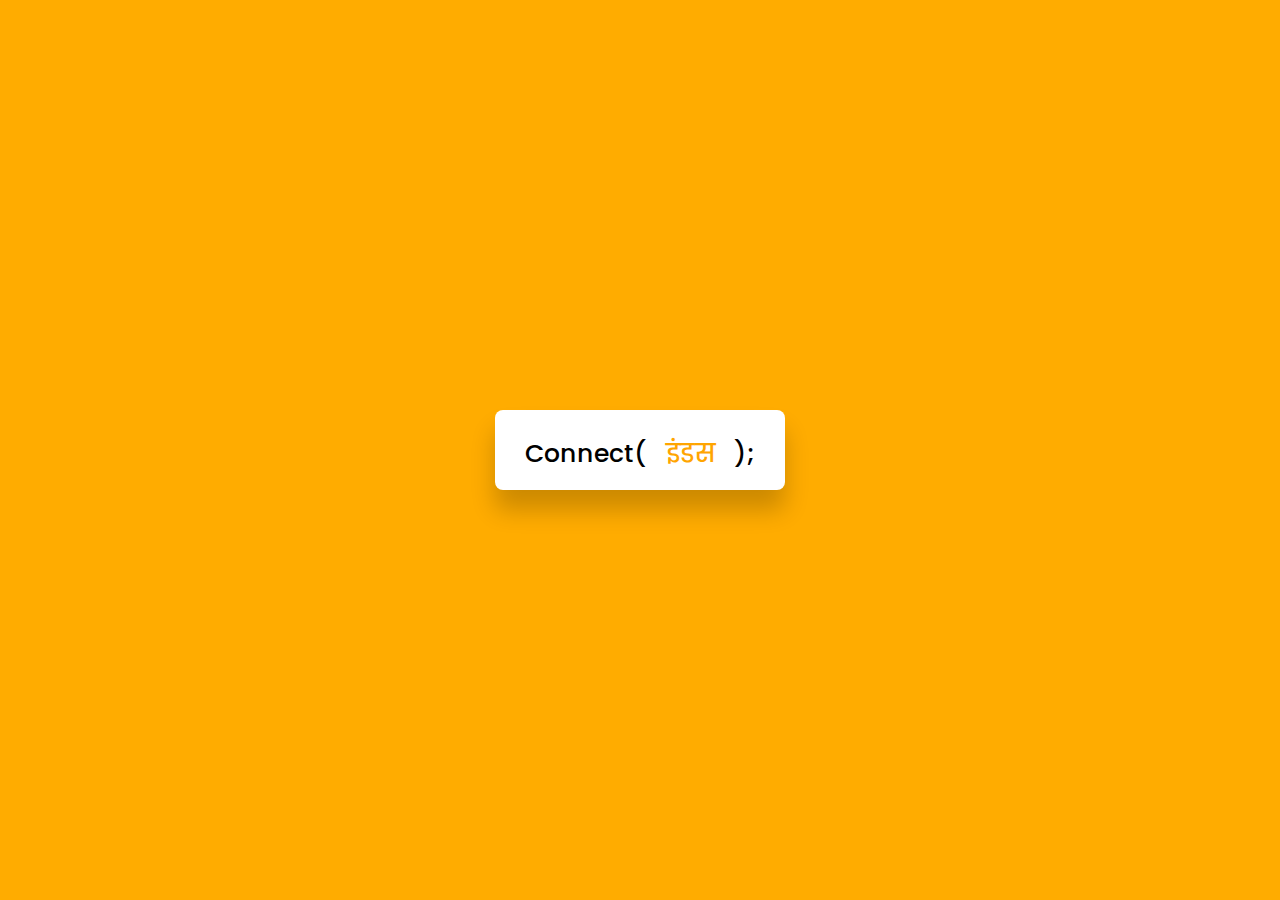
<file: index.html>
<!DOCTYPE html>
<html lang="en">

<head>
    <meta charset="UTF-8">
    <meta http-equiv="X-UA-Compatible" content="IE=edge">
    <link href="https://fonts.googleapis.com/css2?family=Poppins:wght@500&display=swap" rel="stylesheet">
    <meta name="viewport" content="width=device-width, initial-scale=1.0">
    <link rel="stylesheet" href="styleIndex.css">
    <title>Connect Indus</title>
</head>

<body>
    <a href="./login.html" class="home-logo">
        <div class="wrapper">
            <p>Connect(</p>
            <div class="words">
                <span>इंडस</span>
                <span>Indus</span>
                <span>इंडस</span>
                <span>Indus</span>
                <span>इंडस</span>
            </div>
            <p>&nbsp);</p>
        </div>
    </a>
</body>

</html>
</file>
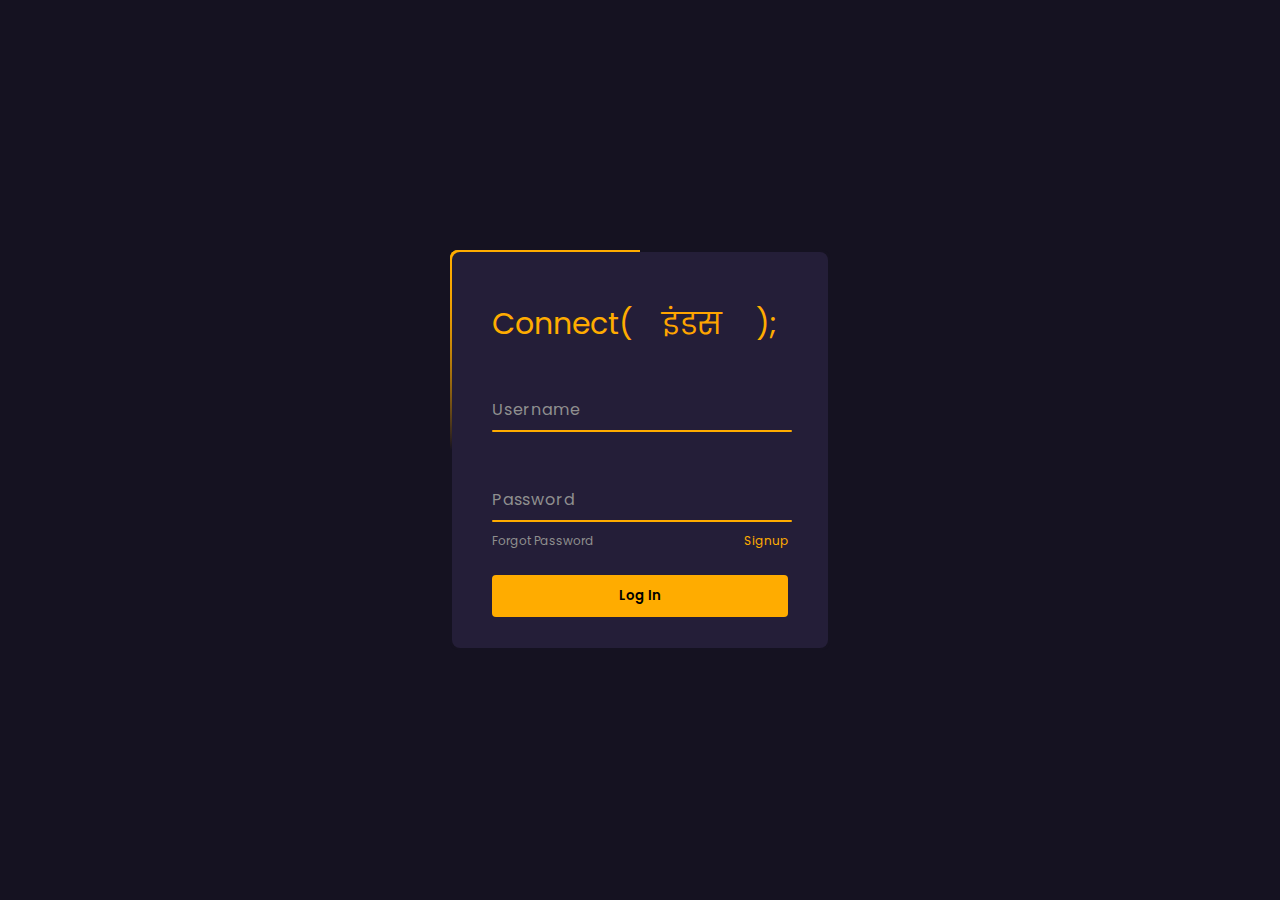
<file: login.html>
<!DOCTYPE html>
<html lang="en">

<head>
    <meta charset="UTF-8">
    <meta http-equiv="X-UA-Compatible" content="IE=edge">
    <link href="https://fonts.googleapis.com/css2?family=Poppins:wght@500&display=swap" rel="stylesheet">
    <meta name="viewport" content="width=device-width, initial-scale=1.0">
    <title>Connect Indus</title>
    <link rel="stylesheet" href="styleLogin.css">
</head>

<body>
    <div class="mobilePHN">
        <div class="box">
            <div class="form">
                <div class="lg">
                    <a href="./index.html" class="home-logo">
                        <div class="wrapper">
                            <p>Connect(&nbsp</p>
                            <div class="words">
                                <span class="xy">इंडस</span>
                                <span class="xy">Indus</span>
                                <span class="xy">इंडस</span>
                                <span class="xy">Indus</span>
                                <span class="xy">इंडस</span>
                            </div>
                            <p>&nbsp&nbsp&nbsp);</p>
                        </div>
                    </a>
                </div>
                <div class="fff">

                </div>
                <div class="inputBox">
                    <input type="text" required="required">
                    <span>Username</span>
                    <i></i>
                </div>
                <div class="inputBox">
                    <input type="password" required="required">
                    <span>Password</span>
                    <i></i>
                </div>
                <div class="links">
                    <a href="./website.html">Forgot Password</a>
                    <a href="./register.html">Signup</a>
                </div>
                <input type="submit" value="Log In">

            </div>
        </div>
    </div>
</body>

</html>
</file>
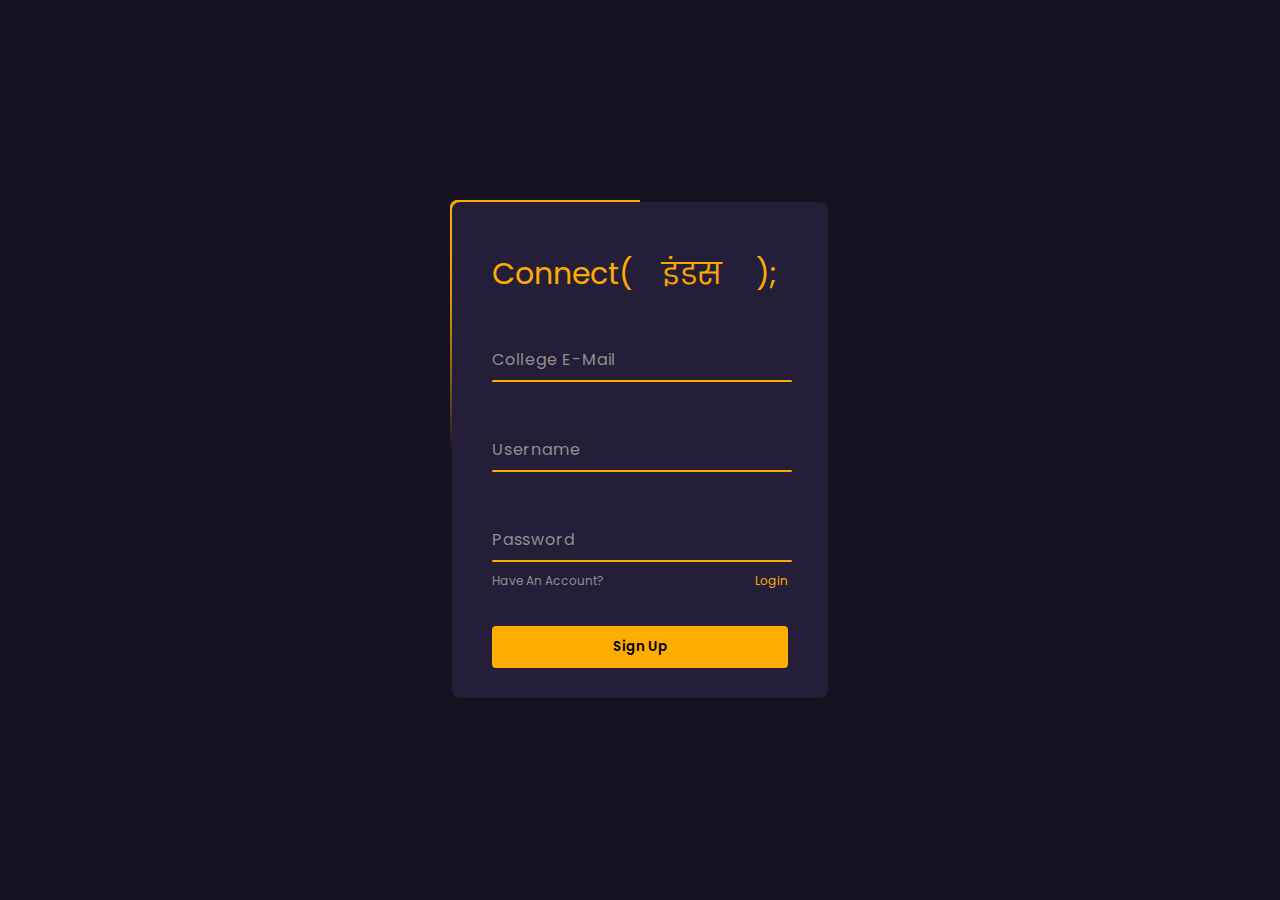
<file: register.html>
<!DOCTYPE html>
<html lang="en">

<head>
    <meta charset="UTF-8">
    <meta http-equiv="X-UA-Compatible" content="IE=edge">
    <link href="https://fonts.googleapis.com/css2?family=Poppins:wght@500&display=swap" rel="stylesheet">
    <meta name="viewport" content="width=device-width, initial-scale=1.0">
    <title>Connect Indus</title>
    <link rel="stylesheet" href="styleRegister.css">
</head>

<body>
    <div class="mobilePHN">
        <div class="box">
            <div class="form">
                <div class="lg">
                    <a href="./index.html" class="home-logo">
                        <div class="wrapper">
                            <p>Connect(&nbsp</p>
                            <div class="words">
                                <span class="xy">इंडस</span>
                                <span class="xy">Indus</span>
                                <span class="xy">इंडस</span>
                                <span class="xy">Indus</span>
                                <span class="xy">इंडस</span>
                            </div>
                            <p>&nbsp&nbsp&nbsp);</p>
                        </div>
                    </a>
                </div>
                <div class="fff">

                </div>
                <div class="inputBox">
                    <input type="email" required="required">
                    <span>College E-Mail</span>
                    <i></i>
                </div>
                <div class="inputBox">
                    <input type="text" required="required">
                    <span>Username</span>
                    <i></i>
                </div>
                <div class="inputBox">
                    <input type="password" required="required">
                    <span>Password</span>
                    <i></i>
                </div>
                <div class="links">
                    <a href="./login.html">Have An Account?</a>
                    <a href="./login.html">Login</a>
                </div>
                <input type="submit" value="Sign Up">
            </div>
        </div>
    </div>
</body>

</html>
</file>
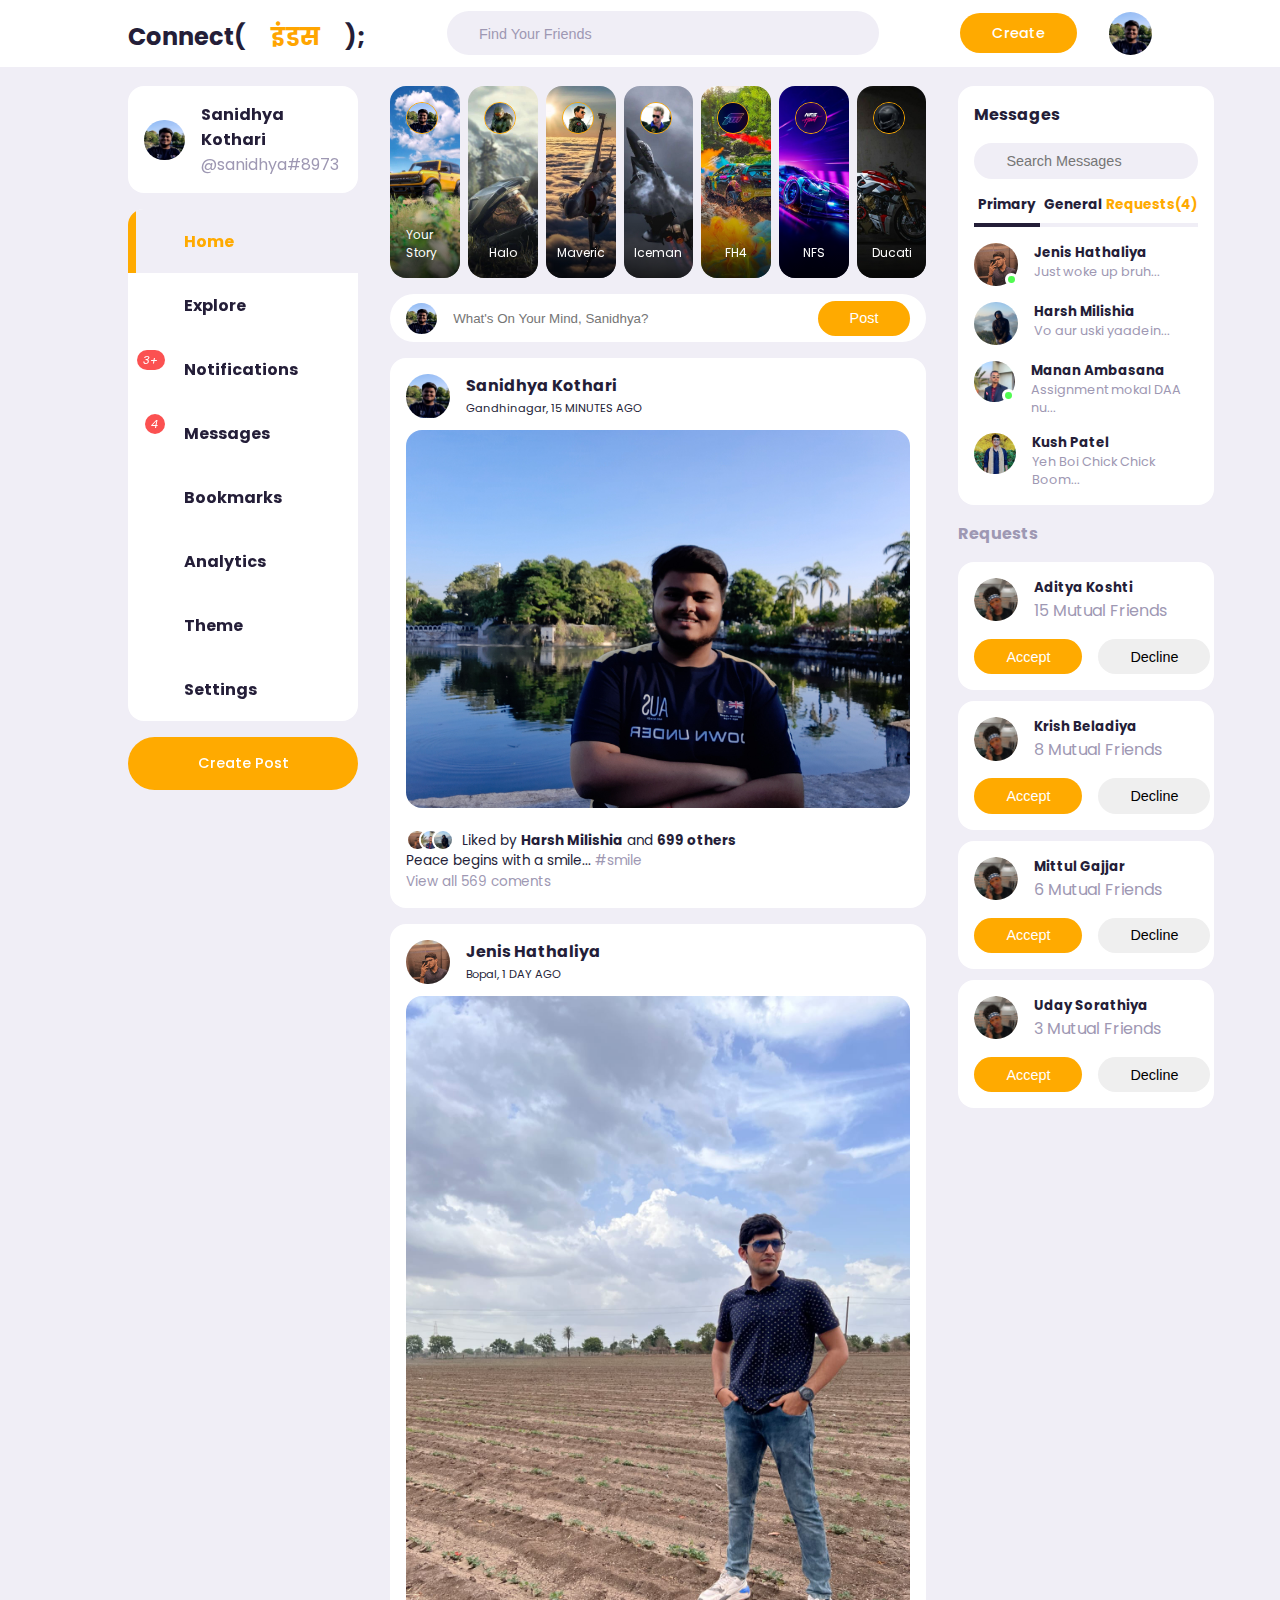
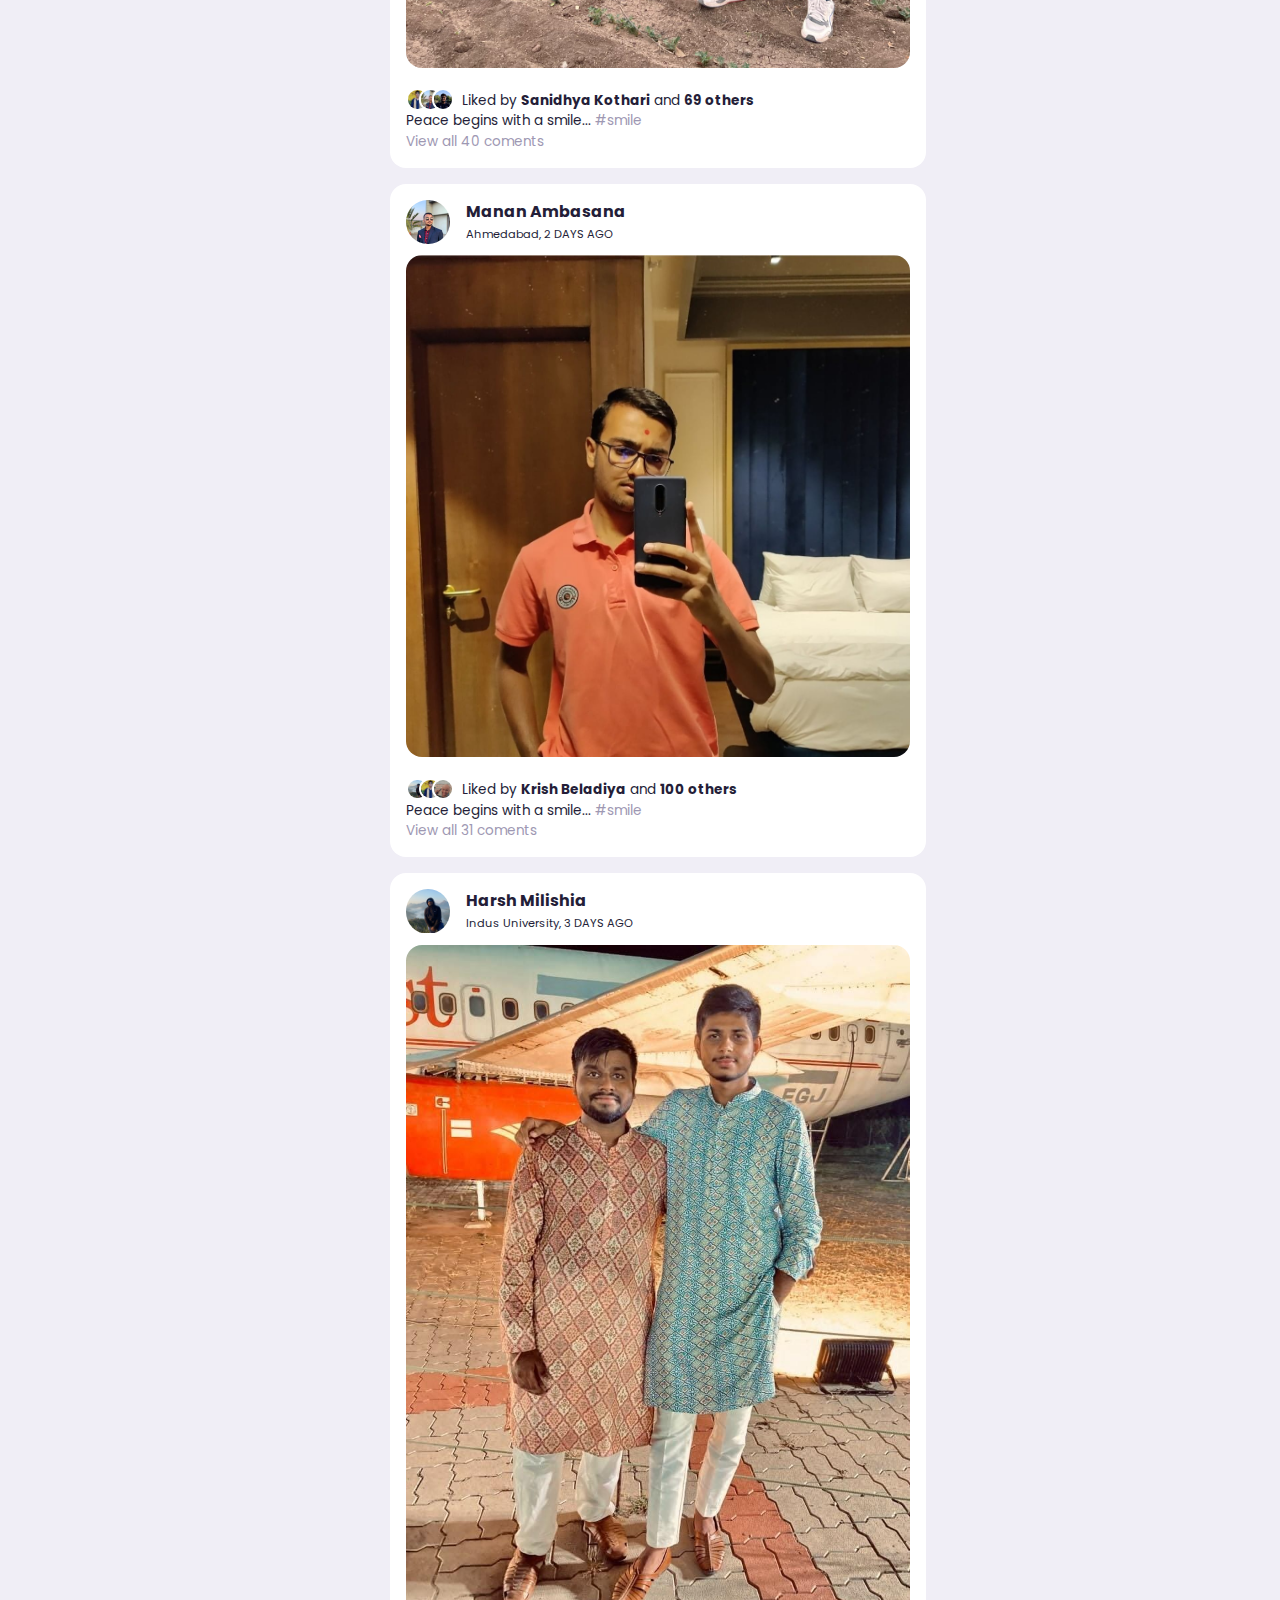
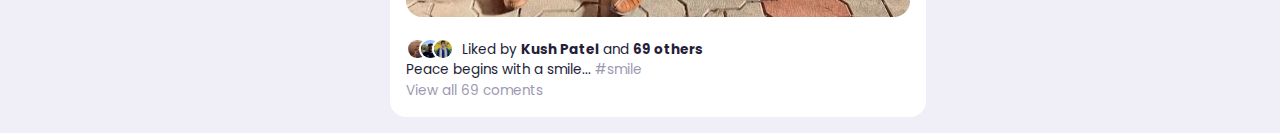
<file: website.html>
<!DOCTYPE html>
<html lang="en">

<head>
    <meta charset="UTF-8">
    <meta http-equiv="X-UA-Compatible" content="IE=edge">
    <meta name="viewport" content="width=device-width, initial-scale=1.0">
    <title>Connect Indus</title>
    <link rel="stylesheet" href="https://unicons.iconscout.com/release/v2.1.6/css/unicons.css">
    <link rel="stylesheet" href="./styleWebsite.css">
</head>

<body>
    <!-- NAVIGATION BAR -->
    <nav>
        <div class="container">
            <h2 class="log">
                <!-- Connect(Indus); -->
                <a href="./index.html" class="home-logo">
                    <div class="wrapper">
                        Connect(&nbsp
                        <div class="words">
                            <span class="xy">इंडस</span>
                            <span class="xy">Indus</span>
                            <span class="xy">इंडस</span>
                            <span class="xy">Indus</span>
                            <span class="xy">इंडस</span>
                        </div>
                        &nbsp&nbsp&nbsp);
                    </div>
                </a>
            </h2>
            <div class="search-bar">
                <i class="uil uil-search"></i>
                <input type="search" placeholder="Find Your Friends">
            </div>
            <div class="create">
                <label class="btn btn-primary" for="create-post">Create</label>
                <div class="profile-pic">
                    <img src="./images/profile-1-1.jpg" alt="User's Profile Pic">
                </div>
            </div>
        </div>
    </nav>

    <!-- MAIN SECTION -->
    <main>
        <!-- CONTAINER TO HOLD THE GRID SYSTEM i.e. LEFT, MIDDLE, RIGHT -->
        <div class="container">
            <!-- LEFT GRID -->
            <div class="left">
                <a class="profile">
                    <div class="profile-pic">
                        <img src="./images/profile-1-1.jpg" alt="User's Profile Pic">
                    </div>
                    <div class="handle">
                        <h4>Sanidhya Kothari</h4>
                        <p class="text-muted">@sanidhya#8973</p>
                    </div>
                </a>
                <!-- SIDE BAR -->
                <div class="sidebar">
                    <a class="menu-item active">
                        <span><i class="uil uil-home"></i></span>
                        <h3>Home</h3>
                    </a>
                    <a class="menu-item">
                        <span><i class="uil uil-compass"></i></span>
                        <h3>Explore</h3>
                    </a>
                    <a class="menu-item" id="notifications">
                        <span><i class="uil uil-bell"><small class="notification-count">3+</small></i></span>
                        <h3>Notifications</h3>
                        <!-- NOTIFICATIONS POP-UP -->
                        <div class="notifications-popup">
                            <div>
                                <div class="profile-pic">
                                    <img src="./images/profile-2-4.jpg" alt="Other User's Profile Pic">
                                </div>
                                <div class="notification-body">
                                    <b>Jenis Hathaliya</b> and <b>69 others</b> liked your post
                                    <small class="text-muted">5 HOURS AGO</small>
                                </div>
                            </div>
                            <div>
                                <div class="profile-pic">
                                    <img src="./images/profile-5-1.jpg" alt="Other User's Profile Pic">
                                </div>
                                <div class="notification-body">
                                    <b>Harsh Milishia</b> and <b>88 others</b> liked your post
                                    <small class="text-muted">1 DAY AGO</small>
                                </div>
                            </div>
                            <div>
                                <div class="profile-pic">
                                    <img src="./images/profile-4-1.jpg" alt="Other User's Profile Pic">
                                </div>
                                <div class="notification-body">
                                    <b>Manan Ambasana</b> and <b>100 others</b> liked your post
                                    <small class="text-muted">2 DAYS AGO</small>
                                </div>
                            </div>
                            <div>
                                <div class="profile-pic">
                                    <img src="./images/profile-6-1.jpg" alt="Other User's Profile Pic">
                                </div>
                                <div class="notification-body">
                                    <b>Kush Patel</b> has sent you friend request
                                    <small class="text-muted">3 DAYS AGO</small>
                                </div>
                            </div>
                        </div>
                        <!-- END OF NOTIFICATIONS POP-UP -->
                    </a>
                    <a class="menu-item" id="messages-notification">
                        <span><i class="uil uil-envelope-alt"><small class="notification-count">4</small></i></span>
                        <h3>Messages</h3>
                    </a>
                    <a class="menu-item">
                        <span><i class="uil uil-bookmark"></i></span>
                        <h3>Bookmarks</h3>
                    </a>
                    <a class="menu-item">
                        <span><i class="uil uil-chart-line"></i></span>
                        <h3>Analytics</h3>
                    </a>
                    <a class="menu-item" id="theme">
                        <span><i class="uil uil-palette"></i></span>
                        <h3>Theme</h3>
                    </a>
                    <a class="menu-item">
                        <span><i class="uil uil-setting"></i></span>
                        <h3>Settings</h3>
                    </a>
                </div>
                <!-- END OF SIDE BAR -->
                <label for="create-post" class="btn btn-primary">Create Post</label>
            </div>
            <!-- MIDDLE GRID -->
            <div class="middle">
                <!-- STORIES -->
                <div class="stories">
                    <div class="story">
                        <div class="profile-pic">
                            <img src="./images/profile-1-1.jpg" alt="User's Profile Pic">
                        </div>
                        <p class="name">
                            Your Story
                        </p>
                    </div>
                    <div class="story">
                        <div class="profile-pic">
                            <img src="./images/halo-2.jpg" alt="User's Profile Pic">
                        </div>
                        <p class="name">
                            Halo
                        </p>
                    </div>
                    <div class="story">
                        <div class="profile-pic">
                            <img src="./images/maveric1.jpg" alt="User's Profile Pic">
                        </div>
                        <p class="name">
                            Maveric
                        </p>
                    </div>
                    <div class="story">
                        <div class="profile-pic">
                            <img src="./images/iceman.jpg" alt="User's Profile Pic">
                        </div>
                        <p class="name">
                            Iceman
                        </p>
                    </div>
                    <div class="story">
                        <div class="profile-pic">
                            <img src="./images/fh4.jpg" alt="User's Profile Pic">
                        </div>
                        <p class="name">
                            FH4
                        </p>
                    </div>
                    <div class="story">
                        <div class="profile-pic">
                            <img src="./images/nfs.jpg" alt="User's Profile Pic">
                        </div>
                        <p class="name">
                            NFS
                        </p>
                    </div>
                    <div class="story">
                        <div class="profile-pic">
                            <img src="./images/ducati.jpg" alt="User's Profile Pic">
                        </div>
                        <p class="name">
                            Ducati
                        </p>
                    </div>
                </div>
                <!-- END OF STORIES -->
                <form class="create-post">
                    <div class="profile-pic">
                        <img src="./images/profile-1-1.jpg" alt="User's Profile Pic">
                    </div>
                    <input type="text" placeholder="What's On Your Mind, Sanidhya?" id="create-post">
                    <input type="submit" value="Post" class="btn btn-primary">
                </form>
                <!-- FEEDS -->
                <div class="feeds">
                    <!-- FEED-1 -->
                    <div class="feed">
                        <div class="head">
                            <div class="user">
                                <div class="profile-pic">
                                    <img src="./images/profile-1-1.jpg" alt="User's Profile Pic">
                                </div>
                                <div class="info">
                                    <h3>Sanidhya Kothari</h3>
                                    <small>Gandhinagar, 15 MINUTES AGO</small>
                                </div>
                            </div>
                            <span class="edit">
                                <i class="uil uil-ellipsis-h"></i>
                            </span>
                        </div>
                        <div class="photo">
                            <img src="./images/sani.jpg">
                        </div>
                        <div class="action-buttons">
                            <div class="interaction-buttons">
                                <span><i class="uil uil-heart"></i></span>
                                <span><i class="uil uil-comment-dots"></i></span>
                                <span><i class="uil uil-share-alt"></i></span>
                            </div>
                            <div class="save-post">
                                <span><i class="uil uil-bookmark-full"></i></span>
                            </div>
                        </div>
                        <div class="liked-by">
                            <span><img src="./images/profile-2-4.jpg"></span>
                            <span><img src="./images/profile-4-1.jpg"></span>
                            <span><img src="./images/profile-5-1.jpg"></span>
                            <p>Liked by <b>Harsh Milishia</b> and <b>699 others</b></p>
                        </div>
                        <div class="caption">
                            <p>Peace begins with a smile...
                                <span class="hash-tag text-muted">#smile</span>
                            </p>
                        </div>
                        <div class="comments text-muted">
                            View all 569 coments
                        </div>
                    </div>

                    <!-- FEED-2 -->
                    <div class="feed">
                        <div class="head">
                            <div class="user">
                                <div class="profile-pic">
                                    <img src="./images/profile-2-4.jpg" alt="User's Profile Pic">
                                </div>
                                <div class="info">
                                    <h3>Jenis Hathaliya</h3>
                                    <small>Bopal, 1 DAY AGO</small>
                                </div>
                            </div>
                            <span class="edit">
                                <i class="uil uil-ellipsis-h"></i>
                            </span>
                        </div>
                        <div class="photo">
                            <img src="./images/profile-2-2.jpg">
                        </div>
                        <div class="action-buttons">
                            <div class="interaction-buttons">
                                <span><i class="uil uil-heart"></i></span>
                                <span><i class="uil uil-comment-dots"></i></span>
                                <span><i class="uil uil-share-alt"></i></span>
                            </div>
                            <div class="save-post">
                                <span><i class="uil uil-bookmark-full"></i></span>
                            </div>
                        </div>
                        <div class="liked-by">
                            <span><img src="./images/profile-6-1.jpg"></span>
                            <span><img src="./images/profile-4-1.jpg"></span>
                            <span><img src="./images/profile-1-1.jpg"></span>
                            <p>Liked by <b>Sanidhya Kothari</b> and <b>69 others</b></p>
                        </div>
                        <div class="caption">
                            <p>Peace begins with a smile...
                                <span class="hash-tag text-muted">#smile</span>
                            </p>
                        </div>
                        <div class="comments text-muted">
                            View all 40 coments
                        </div>
                    </div>

                    <!-- FEED-3 -->
                    <div class="feed">
                        <div class="head">
                            <div class="user">
                                <div class="profile-pic">
                                    <img src="./images/profile-4-1.jpg" alt="User's Profile Pic">
                                </div>
                                <div class="info">
                                    <h3>Manan Ambasana</h3>
                                    <small>Ahmedabad, 2 DAYS AGO</small>
                                </div>
                            </div>
                            <span class="edit">
                                <i class="uil uil-ellipsis-h"></i>
                            </span>
                        </div>
                        <div class="photo">
                            <img src="./images/profile-4-2.jpg">
                        </div>
                        <div class="action-buttons">
                            <div class="interaction-buttons">
                                <span><i class="uil uil-heart"></i></span>
                                <span><i class="uil uil-comment-dots"></i></span>
                                <span><i class="uil uil-share-alt"></i></span>
                            </div>
                            <div class="save-post">
                                <span><i class="uil uil-bookmark-full"></i></span>
                            </div>
                        </div>
                        <div class="liked-by">
                            <span><img src="./images/profile-5-1.jpg"></span>
                            <span><img src="./images/profile-6-1.jpg"></span>
                            <span><img src="./images/profile-3-2.jpg"></span>
                            <p>Liked by <b>Krish Beladiya</b> and <b>100 others</b></p>
                        </div>
                        <div class="caption">
                            <p>Peace begins with a smile...
                                <span class="hash-tag text-muted">#smile</span>
                            </p>
                        </div>
                        <div class="comments text-muted">
                            View all 31 coments
                        </div>
                    </div>

                    <!-- FEED-4 -->
                    <div class="feed">
                        <div class="head">
                            <div class="user">
                                <div class="profile-pic">
                                    <img src="./images/profile-5-1.jpg" alt="User's Profile Pic">
                                </div>
                                <div class="info">
                                    <h3>Harsh Milishia</h3>
                                    <small>Indus University, 3 DAYS AGO</small>
                                </div>
                            </div>
                            <span class="edit">
                                <i class="uil uil-ellipsis-h"></i>
                            </span>
                        </div>
                        <div class="photo">
                            <img src="./images/profile-5-2.jpg">
                        </div>
                        <div class="action-buttons">
                            <div class="interaction-buttons">
                                <span><i class="uil uil-heart"></i></span>
                                <span><i class="uil uil-comment-dots"></i></span>
                                <span><i class="uil uil-share-alt"></i></span>
                            </div>
                            <div class="save-post">
                                <span><i class="uil uil-bookmark-full"></i></span>
                            </div>
                        </div>
                        <div class="liked-by">
                            <span><img src="./images/profile-2-4.jpg"></span>
                            <span><img src="./images/profile-1-1.jpg"></span>
                            <span><img src="./images/profile-6-1.jpg"></span>
                            <p>Liked by <b>Kush Patel</b> and <b>69 others</b></p>
                        </div>
                        <div class="caption">
                            <p>Peace begins with a smile...
                                <span class="hash-tag text-muted">#smile</span>
                            </p>
                        </div>
                        <div class="comments text-muted">
                            View all 69 coments
                        </div>
                    </div>
                    <!-- END OF FEED/POST -->
                </div>
                <!-- END OF FEEDS -->
            </div>
            <!-- RIGHT GRID -->
            <div class="right">
                <!-- MESSAGES -->
                <div class="messages">
                    <div class="heading">
                        <h4>Messages</h4>
                        <i class="uil uil-edit"></i>
                    </div>
                    <div class="search-bar">
                        <i class="uil uil-search"></i>
                        <input type="search" placeholder="Search Messages" id="message-search">
                    </div>
                    <div class="category">
                        <h6 class="active">Primary</h6>
                        <h6>General</h6>
                        <h6 class="message-requests">Requests(4)</h6>
                    </div>
                    <!-- MESSAGE-1 -->
                    <div class="message">
                        <div class="profile-pic">
                            <img src="./images/profile-2-4r.jpg">
                            <div class="active"></div>
                        </div>
                        <div class="message-body">
                            <h5>Jenis Hathaliya</h5>
                            <p class="text-muted">Just woke up bruh...</p>
                        </div>
                    </div>
                    <!-- MESSAGE-2 -->
                    <div class="message">
                        <div class="profile-pic">
                            <img src="./images/profile-5-1r.jpg">
                        </div>
                        <div class="message-body">
                            <h5>Harsh Milishia</h5>
                            <p class="text-muted">Vo aur uski yaadein...</p>
                        </div>
                    </div>
                    <!-- MESSAGE-3 -->
                    <div class="message">
                        <div class="profile-pic">
                            <img src="./images/profile-4-1r.jpg">
                            <div class="active"></div>
                        </div>
                        <div class="message-body">
                            <h5>Manan Ambasana</h5>
                            <p class="text-muted">Assignment mokal DAA nu...</p>
                        </div>
                    </div>
                    <!-- MESSAGE-4 -->
                    <div class="message">
                        <div class="profile-pic">
                            <img src="./images/profile-6-1r.jpg">
                        </div>
                        <div class="message-body">
                            <h5>Kush Patel</h5>
                            <p class="text-muted">Yeh Boi Chick Chick Boom...</p>
                        </div>
                    </div>
                </div>
                <!-- END OF MESSAGES -->
                <!-- REQUESTS -->
                <div class="friend-requests">
                    <h4>Requests</h4>
                    <!-- REQUEST-1 -->
                    <div class="request">
                        <div class="info">
                            <div class="profile-pic">
                                <img src="./images/profile-3-1r.jpg">
                            </div>
                            <div>
                                <h5>Aditya Koshti</h5>
                                <p class="text-muted">
                                    15 Mutual Friends
                                </p>
                            </div>
                        </div>
                        <div class="action">
                            <button class="btn btn-primary">
                                Accept
                            </button>
                            <button class="btn">
                                Decline
                            </button>
                        </div>
                    </div>
                    <!-- REQUEST-2 -->
                    <div class="request">
                        <div class="info">
                            <div class="profile-pic">
                                <img src="./images/profile-3-1r.jpg">
                            </div>
                            <div>
                                <h5>Krish Beladiya</h5>
                                <p class="text-muted">
                                    8 Mutual Friends
                                </p>
                            </div>
                        </div>
                        <div class="action">
                            <button class="btn btn-primary">
                                Accept
                            </button>
                            <button class="btn">
                                Decline
                            </button>
                        </div>
                    </div>
                    <!-- REQUEST-3 -->
                    <div class="request">
                        <div class="info">
                            <div class="profile-pic">
                                <img src="./images/profile-3-1r.jpg">
                            </div>
                            <div>
                                <h5>Mittul Gajjar</h5>
                                <p class="text-muted">
                                    6 Mutual Friends
                                </p>
                            </div>
                        </div>
                        <div class="action">
                            <button class="btn btn-primary">
                                Accept
                            </button>
                            <button class="btn">
                                Decline
                            </button>
                        </div>
                    </div>
                    <!-- REQUEST-4 -->
                    <div class="request">
                        <div class="info">
                            <div class="profile-pic">
                                <img src="./images/profile-3-1r.jpg">
                            </div>
                            <div>
                                <h5>Uday Sorathiya</h5>
                                <p class="text-muted">
                                    3 Mutual Friends
                                </p>
                            </div>
                        </div>
                        <div class="action">
                            <button class="btn btn-primary">
                                Accept
                            </button>
                            <button class="btn">
                                Decline
                            </button>
                        </div>
                    </div>
                </div>
                <!-- END OF REQUESTS -->
            </div>
        </div>
        <!-- END OF CONTAINER -->
    </main>
    <!-- END OF MAIN -->
    <!-- THEME -->
    <div class="customize-theme">
        <div class="card">
            <h2>Customize Your View</h2>
            <p class="text-muted">Manage Your Font Size, Color, And Background.</p>
            <!-- CHOOSE FONT SIZE -->
            <div class="font-size">
                <h4>Font Size</h4>
                <div>
                    <h6>Aa</h6>
                    <div class="choose-size">
                        <span class="font-size-1"></span>
                        <span class="font-size-2"></span>
                        <span class="font-size-3 active"></span>
                        <span class="font-size-4"></span>
                        <span class="font-size-5"></span>
                    </div>
                    <h3>Aa</h3>
                </div>
            </div>
            <!-- CHOOSE PRIMARY COLOR -->
            <div class="color">
                <h4>Color</h4>
                <div class="choose-color">
                    <span class="color-1 active"></span>
                    <span class="color-2"></span>
                    <span class="color-3"></span>
                    <span class="color-4"></span>
                    <span class="color-5"></span>
                </div>
            </div>
            <!-- CHOOSE BACKGROUND COLOR -->
            <div class="background">
                <h4>Background</h4>
                <div class="choose-bg">
                    <div class="bg-1 active">
                        <span></span>
                        <h5 for="bg-1">Light</h5>
                    </div>
                    <div class="bg-2">
                        <span></span>
                        <h5 for="bg-2">Dim</h5>
                    </div>
                    <div class="bg-3">
                        <span></span>
                        <h5 for="bg-3">Lights Outs</h5>
                    </div>
                </div>
            </div>
        </div>
    </div>
    <!-- END OF THEME -->
    <script src="./website.js"></script>
</body>

</html>
</file>
<file: styleIndex.css>
*,
*:before,
*:after {
    padding: 0;
    margin: 0;
    box-sizing: border-box;
    font-family: "Poppins", sans-serif;
    font-size: 25px;
    font-weight: 500;
}

body {
    background-color: #ffac00;
    height: 100vh;
    display: grid;
    place-items: center;
}

.home-logo {
    color: black;
    text-decoration: none;
}

.wrapper {
    box-sizing: content-box;
    background-color: #ffffff;
    height: 30px;
    padding: 25px 30px;
    display: flex;
    border-radius: 8px;
    box-shadow: 0 20px 25px rgba(0, 0, 0, 0.2);
}

.words {
    overflow: hidden;
}

span {
    text-align: center;
    display: block;
    height: 100%;
    padding-left: 10px;
    color: #ffa500;
    animation: spin_words 6s infinite;
}

@keyframes spin_words {
    10% {
        transform: translateY(-112%);
    }

    25% {
        transform: translateY(-100%);
    }

    35% {
        transform: translateY(-212%);
    }

    50% {
        transform: translateY(-200%);
    }

    60% {
        transform: translateY(-312%);
    }

    75% {
        transform: translateY(-300%);
    }

    85% {
        transform: translateY(-412%);
    }

    100% {
        transform: translateY(-400%);
    }
}
</file>
<file: styleLogin.css>
@import url('https://fonts.googleapis.com/css2?family=Poppins:wght@300;400;500;600&display=swap');

* {
    margin: 0;
    padding: 0;
    box-sizing: border-box;
    font-family: 'Poppins', sans-serif;
}

body {
    display: flex;
    justify-content: center;
    align-items: center;
    min-height: 100vh;
    /* background: #241e38; */
    background: #151221;
}

.home-logo {
    color: black;
    text-decoration: none;
}

.box {
    position: relative;
    width: 380px;
    height: 400px;
    /* background: #1c1c1c; */
    background: #151221;
    border-radius: 8px;
    overflow: hidden;
}

.box::before {
    content: '';
    position: absolute;
    top: -50%;
    left: -50%;
    width: 380px;
    height: 400px;
    background: linear-gradient(0deg, transparent, #ffac00, #ffac00);
    transform-origin: bottom right;
    animation: animate 6s linear infinite;
}

.box::after {
    content: '';
    position: absolute;
    top: -50%;
    left: -50%;
    width: 380px;
    height: 400px;
    background: linear-gradient(0deg, transparent, #ffac00, #ffac00);
    transform-origin: bottom right;
    animation: animate 6s linear infinite;
    animation-delay: -3s;
}

@keyframes animate {
    0% {
        transform: rotate(0deg);
    }

    100% {
        transform: rotate(360deg);
    }
}

.form {
    position: absolute;
    inset: 2px;
    /* background: #28292d; */
    /* background: #151221; */
    background: #241e38;
    z-index: 10;
    border-radius: 8px;
    padding: 50px 40px;
    display: flex;
    flex-direction: column;
}

.form h2 {
    color: #ffac00;
    font-weight: 500;
    text-align: center;
    letter-spacing: 0.1em;
    pointer-events: none;
}

.inputBox {
    position: relative;
    width: 300px;
    margin-top: 35px;
}

.inputBox input {
    position: relative;
    width: 100%;
    padding: 20px 10px 10px;
    background: transparent;
    border: none;
    outline: none;
    color: #23242a;
    font-size: 1em;
    letter-spacing: 0.05em;
    z-index: 10;
}

.inputBox span {
    position: absolute;
    left: 0;
    padding: 20px 0px 10px;
    font-size: 1em;
    color: #8f8f8f;
    pointer-events: none;
    letter-spacing: 0.05em;
    transition: 0.5s;
}

.inputBox input:valid~span,
.inputBox input:focus~span {
    color: #ffac00;
    transform: translateX(0px) translateY(-34px);
    font-size: 0.75em;
}

.inputBox i {
    position: absolute;
    left: 0;
    bottom: 0;
    width: 100%;
    height: 2px;
    background: #ffac00;
    border-radius: 4px;
    transition: 0.5s;
    pointer-events: none;
    z-index: 9;
}

.inputBox input:valid~i,
.inputBox input:focus~i {
    height: 44px;
}

.links {
    display: flex;
    justify-content: space-between;
}

.links a {
    margin: 10px 0;
    font-size: 0.75em;
    color: #8f8f8f;
    text-decoration: none;

}

.links a:hover,
.links a:nth-child(2) {
    color: #ffac00;
}

input[type="submit"] {
    border: none;
    outline: none;
    background-color: #ffac00;
    padding: 11px 25px;
    width: 100%;
    margin-top: 15px;
    border-radius: 4px;
    font-weight: 600;
    cursor: pointer;
}

input[type="submit"]:active {
    opacity: 0.8;
}

.wrapper {
    box-sizing: content-box;
    height: 45px;
    background: transparent;
    font-size: 30px;

    /*
    background-color: #ffffff; 
    padding-left: 20px;
    padding-right: 20px;
    padding-top: 12px;
    padding-bottom: 7px;
    padding: 25px 30px;
    box-shadow: 0 20px 25px rgba(0, 0, 0, 0.2);
    */

    color: #ffac00;
    display: flex;
    border-radius: 8px;
    cursor: pointer;
    pointer-events: none;
}

.words {
    overflow: hidden;
}

.xy {
    text-align: center;
    display: block;
    height: 100%;
    padding-left: 10px;
    color: #ffa500;
    animation: spin_words 6s infinite;
}

@keyframes spin_words {
    10% {
        transform: translateY(-112%);
    }

    25% {
        transform: translateY(-100%);
    }

    35% {
        transform: translateY(-212%);
    }

    50% {
        transform: translateY(-200%);
    }

    60% {
        transform: translateY(-312%);
    }

    75% {
        transform: translateY(-300%);
    }

    85% {
        transform: translateY(-412%);
    }

    100% {
        transform: translateY(-400%);
    }
}

.lg {
    text-align: center;
    position: absolute;
    top: 49px;
    right: auto;
    left: auto;
    cursor: pointer;
}

.fff {
    margin-bottom: 20px;
    padding-bottom: 20px;
}
</file>
<file: styleRegister.css>
@import url('https://fonts.googleapis.com/css2?family=Poppins:wght@300;400;500;600&display=swap');

* {
    margin: 0;
    padding: 0;
    box-sizing: border-box;
    font-family: 'Poppins', sans-serif;
}

body {
    display: flex;
    justify-content: center;
    align-items: center;
    min-height: 100vh;
    /* background: #241e38; */
    background: #151221;
}

.home-logo {
    color: black;
    text-decoration: none;
}

.box {
    position: relative;
    width: 380px;
    height: 500px;
    /* background: #1c1c1c; */
    background: #151221;
    border-radius: 8px;
    overflow: hidden;
}

.box::before {
    content: '';
    position: absolute;
    top: -50%;
    left: -50%;
    width: 380px;
    height: 500px;
    background: linear-gradient(0deg, transparent, #ffac00, #ffac00);
    transform-origin: bottom right;
    animation: animate 6s linear infinite;
}

.box::after {
    content: '';
    position: absolute;
    top: -50%;
    left: -50%;
    width: 380px;
    height: 500px;
    background: linear-gradient(0deg, transparent, #ffac00, #ffac00);
    transform-origin: bottom right;
    animation: animate 6s linear infinite;
    animation-delay: -3s;
}

@keyframes animate {
    0% {
        transform: rotate(0deg);
    }

    100% {
        transform: rotate(360deg);
    }
}

.form {
    position: absolute;
    inset: 2px;
    /* background: #28292d; */
    /* background: #151221; */
    background: #241e38;
    z-index: 10;
    border-radius: 8px;
    padding: 50px 40px;
    display: flex;
    flex-direction: column;
}

.form h2 {
    color: #ffac00;
    font-weight: 500;
    text-align: center;
    letter-spacing: 0.1em;
    pointer-events: none;
}

.inputBox {
    position: relative;
    width: 300px;
    margin-top: 35px;
}

.inputBox input {
    position: relative;
    width: 100%;
    padding: 20px 10px 10px;
    background: transparent;
    border: none;
    outline: none;
    color: #23242a;
    font-size: 1em;
    letter-spacing: 0.05em;
    z-index: 10;
}

.inputBox span {
    position: absolute;
    left: 0;
    padding: 20px 0px 10px;
    font-size: 1em;
    color: #8f8f8f;
    pointer-events: none;
    letter-spacing: 0.05em;
    transition: 0.5s;
}

.inputBox input:valid~span,
.inputBox input:focus~span {
    color: #ffac00;
    transform: translateX(0px) translateY(-34px);
    font-size: 0.75em;
}

.inputBox i {
    position: absolute;
    left: 0;
    bottom: 0;
    width: 100%;
    height: 2px;
    background: #ffac00;
    border-radius: 4px;
    transition: 0.5s;
    pointer-events: none;
    z-index: 9;
}

.inputBox input:valid~i,
.inputBox input:focus~i {
    height: 44px;
}

.links {
    display: flex;
    justify-content: space-between;
}

.links a {
    margin: 10px 0;
    font-size: 0.75em;
    color: #8f8f8f;
    text-decoration: none;

}

.links a:hover,
.links a:nth-child(2) {
    color: #ffac00;
}

input[type="submit"] {
    border: none;
    outline: none;
    background-color: #ffac00;
    padding: 11px 25px;
    width: 100%;
    margin-top: 26px;
    border-radius: 4px;
    font-weight: 600;
    cursor: pointer;
}

input[type="submit"]:active {
    opacity: 0.8;
}

.wrapper {
    box-sizing: content-box;
    height: 45px;
    background: transparent;
    font-size: 30px;

    /*
    background-color: #ffffff; 
    padding-left: 20px;
    padding-right: 20px;
    padding-top: 12px;
    padding-bottom: 7px;
    padding: 25px 30px;
    box-shadow: 0 20px 25px rgba(0, 0, 0, 0.2);
    */

    color: #ffac00;
    display: flex;
    border-radius: 8px;
    cursor: pointer;
    pointer-events: none;
}

.words {
    overflow: hidden;
}

.xy {
    text-align: center;
    display: block;
    height: 100%;
    padding-left: 10px;
    color: #ffa500;
    animation: spin_words 6s infinite;
}

@keyframes spin_words {
    10% {
        transform: translateY(-112%);
    }

    25% {
        transform: translateY(-100%);
    }

    35% {
        transform: translateY(-212%);
    }

    50% {
        transform: translateY(-200%);
    }

    60% {
        transform: translateY(-312%);
    }

    75% {
        transform: translateY(-300%);
    }

    85% {
        transform: translateY(-412%);
    }

    100% {
        transform: translateY(-400%);
    }
}

.lg {
    text-align: center;
    position: absolute;
    top: 49px;
    right: auto;
    left: auto;
    cursor: pointer;
}

.fff {
    margin-bottom: 20px;
    padding-bottom: 20px;
}
</file>
<file: styleWebsite.css>
@import url('https://fonts.googleapis.com/css2?family=Poppins:wght@300;400;500;600&display=swap');

/* LOGO START */
.home-logo {
    color: var(--color-dark);
    text-decoration: none;
}

/* LOGO START */
.wrapper {
    box-sizing: content-box;
    background: transparent;
    height: 29px;
    display: flex;
    border-radius: 8px;
}

.words {
    overflow: hidden;
}

.xy {
    text-align: center;
    display: block;
    height: 100%;
    padding-left: 10px;
    color: #ffa500;
    animation: spin_words 6s infinite;
}

@keyframes spin_words {
    10% {
        transform: translateY(-112%);
    }

    25% {
        transform: translateY(-100%);
    }

    35% {
        transform: translateY(-212%);
    }

    50% {
        transform: translateY(-200%);
    }

    60% {
        transform: translateY(-312%);
    }

    75% {
        transform: translateY(-300%);
    }

    85% {
        transform: translateY(-412%);
    }

    100% {
        transform: translateY(-400%);
    }
}

/* LOGO END */

:root {
    /* --color-primary: #FF7722; */
    /* --color-primary: hsl(252, 75%, 60%); */
    /* --color-secondary: hsl(252, 100%, 90%); */
    /* --color-primary: #FFAC00; */
    /* --color-primary: hsl(40, 100%, 50%); */

    --primary-color-hue: 40;
    --dark-color-lightness: 17%;
    --light-color-lightness: 95%;
    --white-color-lightness: 100%;

    --color-primary: hsl(var(--primary-color-hue), 100%, 50%);
    --color-secondary: hsl(252, 100%, 90%);
    --color-success: hsl(120, 95%, 65%);
    --color-danger: hsl(0, 95%, 65%);
    --color-gray: hsl(252, 15%, 65%);
    --color-black: hsl(252, 30%, 10%);
    --color-white: hsl(252, 30%, var(--white-color-lightness));
    --color-dark: hsl(252, 30%, var(--dark-color-lightness));
    --color-light: hsl(252, 30%, var(--light-color-lightness));

    --search-padding: 0.6rem 1rem;
    --btn-padding: 0.6rem 2rem;
    --card-padding: 1rem;
    --border-radius: 2rem;
    --card-border-radius: 1rem;

    --sticky-top-left: 5.4rem;
    --sticky-top-right: -18rem;
}

*,
*::before,
*::after {
    text-decoration: none;
    margin: 0;
    padding: 0;
    outline: 0;
    box-sizing: border-box;
    border: none;
    list-style: none;
}

/* BASIC LAYOUT DESIGN */
body {
    font-family: 'Poppins', sans-serif;
    color: var(--color-dark);
    background: var(--color-light);
    overflow-x: hidden;
}

/* NAVIGATION BAR DESIGN */
.container {
    width: 80%;
    margin: 0 auto;
}

.profile-pic {
    width: 2.7rem;
    aspect-ratio: 1/1;
    border-radius: 50%;
    overflow: hidden;
}

img {
    display: block;
    width: 100%;
}

.btn {
    display: inline-block;
    padding: var(--btn-padding);
    font-weight: 500;
    border-radius: var(--border-radius);
    cursor: pointer;
    transition: all 300ms ease;
    font-size: 0.9rem;
}

.btn:hover {
    opacity: 0.8;
}

.btn-primary {
    background: var(--color-primary);
    color: white;
}

.text-bold {
    font-weight: 500;
}

.text-muted {
    color: var(--color-gray);
}

nav {
    width: 100%;
    background: var(--color-white);
    padding: 0.7rem 0;
    position: fixed;
    top: 0;
    z-index: 10;
}

nav .container {
    display: flex;
    align-items: center;
    justify-content: space-between;
}

.search-bar {
    background: var(--color-light);
    border-radius: var(--border-radius);
    padding: var(--search-padding);
}

.search-bar input[type="search"] {
    background: transparent;
    width: 30vw;
    margin-left: 1rem;
    font-size: 0.9rem;
    color: var(--color-dark);
}

nav .search-bar input[type="search"]::placeholder {
    color: var(--color-gray);
}

nav .create {
    display: flex;
    align-items: center;
    gap: 2rem;
}

/* MAIN SECTION DESIGN */
main {
    position: relative;
    top: 5.4rem;
}

main .container {
    display: grid;
    grid-template-columns: 18vw auto 20vw;
    column-gap: 2rem;
    position: relative;
}

/* LEFT GRID DESIGN */
main .container .left {
    height: max-content;
    position: sticky;
    top: var(--sticky-top-left);
}

main .container .left .profile {
    padding: var(--card-padding);
    background: var(--color-white);
    border-radius: var(--card-border-radius);
    display: flex;
    align-items: center;
    column-gap: 1rem;
    width: 100%;
}

/* SIDE BAR */
.left .sidebar {
    margin-top: 1rem;
    background: var(--color-white);
    border-radius: var(--card-border-radius);
}

.left .sidebar .menu-item {
    display: flex;
    align-items: center;
    height: 4rem;
    cursor: pointer;
    transition: all 300ms ease;
    position: relative;
}

.left .sidebar .menu-item:hover {
    background: var(--color-light);
}

.left .sidebar i {
    font-size: 1.4rem;
    color: var(--color-gray);
    margin-left: 2rem;
    position: relative;
}

.left .sidebar i .notification-count {
    background: var(--color-danger);
    color: white;
    font-size: 0.7rem;
    width: fit-content;
    border-radius: 0.8rem;
    padding: 0.1rem 0.4rem;
    position: absolute;
    top: -0.2rem;
    right: -0.3rem;
}

.left .sidebar h3 {
    margin-left: 1.5rem;
    font-size: 1rem;
}

.left .sidebar .active {
    background: var(--color-light);
}

.left .sidebar .active i,
.left .sidebar .active h3 {
    color: var(--color-primary);
}

.left .sidebar .active::before {
    content: '';
    display: block;
    width: 0.5rem;
    height: 100%;
    position: absolute;
    background: var(--color-primary);
}

.left .sidebar .menu-item:first-child.active {
    border-top-left-radius: var(--card-border-radius);
    overflow: hidden;
}

.left .sidebar .menu-item:last-child.active {
    border-bottom-left-radius: var(--card-border-radius);
    overflow: hidden;
}

.left .sidebar .menu-item:first-child.active:hover {
    border-top-left-radius: var(--card-border-radius);
    overflow: hidden;
}

.left .sidebar .menu-item:last-child.active:hover {
    border-bottom-left-radius: var(--card-border-radius);
    overflow: hidden;
}

.left .btn {
    margin-top: 1rem;
    width: 100%;
    text-align: center;
    padding: 1rem 0;
}

/* NOTIFICATION POP-UP */
.left .notifications-popup {
    position: absolute;
    top: 0;
    left: 110%;
    width: 30rem;
    background: var(--color-white);
    border-radius: var(--card-border-radius);
    padding: var(--card-padding);
    box-shadow: 0 0 2rem hsl(var(--color-primary), 75%, 60% 25%);
    z-index: 8;
    display: none;
}

.left .notifications-popup::before {
    content: '';
    width: 1.2rem;
    height: 1.2rem;
    display: block;
    background: var(--color-white);
    position: absolute;
    left: -0.6rem;
    transform: rotate(45deg);
}

.left .notifications-popup>div {
    display: flex;
    align-items: start;
    gap: 1rem;
    margin-bottom: 1rem;
}

.left .notifications-popup small {
    display: block;
}

/* MIDDLE GRID DESIGN */
.middle .stories {
    display: flex;
    justify-content: space-between;
    height: 12rem;
    gap: 0.5rem;
}

.middle .stories .story {
    padding: var(--card-padding);
    border-radius: var(--card-border-radius);
    display: flex;
    flex-direction: column;
    justify-content: space-between;
    align-items: center;
    color: white;
    font-size: 0.75rem;
    width: 100%;
    position: relative;
    overflow: hidden;
}

.middle .stories .story::before {
    content: '';
    display: block;
    width: 100%;
    height: 5rem;
    background: linear-gradient(transparent, rgba(0, 0, 0, 0.75));
    position: absolute;
    bottom: 0;
}

.middle .stories .story .name {
    z-index: 2;
}

.middle .stories .story:nth-child(1) {
    background: url('./images/story-1.jpg') no-repeat center center/cover;
}

.middle .stories .story:nth-child(2) {
    background: url('./images/story-10.jpg') no-repeat center center/cover;
}

.middle .stories .story:nth-child(3) {
    background: url('./images/story-6-2.jpg') no-repeat center center/cover;
}

.middle .stories .story:nth-child(4) {
    background: url('./images/story-4.jpg') no-repeat center center/cover;
}

.middle .stories .story:nth-child(5) {
    background: url('./images/story-2.jpg') no-repeat center center/cover;
}

.middle .stories .story:nth-child(6) {
    background: url('./images/story-14.jpg') no-repeat center center/cover;
}

.middle .stories .story:nth-child(7) {
    background: url('./images/story-16.jpg') no-repeat center center/cover;
}

.middle .story .profile-pic {
    width: 2rem;
    height: 2rem;
    align-self: start;
    border: 0.5px solid var(--color-primary);
}

/* CREATE POST */
.middle .create-post {
    width: 100%;
    display: flex;
    align-items: center;
    justify-content: space-between;
    margin-top: 1rem;
    background: var(--color-white);
    padding: 0.4rem var(--card-padding);
    border-radius: var(--border-radius);
}

.middle .create-post input[type="text"] {
    justify-self: start;
    width: 100%;
    padding-left: 1rem;
    background: transparent;
    color: var(--color-dark);
    margin-right: 1rem;
}

/* FEED */
.middle .feeds .feed {
    background: var(--color-white);
    border-radius: var(--card-border-radius);
    padding: var(--card-padding);
    margin: 1rem 0;
    font-size: 0.85rem;
    line-height: 1.5;
}

.middle .feed .head {
    display: flex;
    justify-content: space-between;
}

.middle .feed .user {
    display: flex;
    gap: 1rem;
}

.middle .feed .photo {
    border-radius: var(--card-border-radius);
    overflow: hidden;
    margin: 0.7rem 0;
}

.middle .feed .action-buttons {
    display: flex;
    justify-content: space-between;
    align-items: center;
    font-size: 1.4rem;
    margin: 0.6rem;
}

.middle .liked-by {
    display: flex;
}

.middle .liked-by span {
    width: 1.4rem;
    height: 1.4rem;
    display: block;
    border-radius: 50%;
    overflow: hidden;
    border: 2px solid var(--color-white);
    margin-left: -0.6rem;
}

.middle .liked-by span:first-child {
    margin: 0;
}

.middle .liked-by p {
    margin-top: 0.15rem;
    margin-left: 0.5rem;
}

/* RIGHT GRID DESIGN */
/* MESSAGES */
.main .container .right {
    height: max-content;
    position: sticky;
    top: var(--sticky-top-right);
    bottom: 0;
}

.right .messages {
    background: var(--color-white);
    border-radius: var(--card-border-radius);
    padding: var(--card-padding);
}

.right .messages .heading {
    display: flex;
    align-items: center;
    justify-content: space-between;
    margin-bottom: 1rem;
}

.right .messages i {
    font-size: 1.4rem;
}

.right .messages .search-bar {
    display: flex;
    margin-bottom: 1rem;
}

.right .messages .category {
    display: flex;
    justify-content: space-between;
    margin-bottom: 1rem;
}

.right .messages .category h6 {
    width: 100%;
    text-align: center;
    border-bottom: 4px solid var(--color-light);
    padding-bottom: 0.5rem;
    font-size: 0.85rem;
}

.right .messages .category .active {
    border-color: var(--color-dark);
}

.right .messages .message-requests {
    color: var(--color-primary);
}

.right .messages .message {
    display: flex;
    gap: 1rem;
    margin-bottom: 1rem;
    align-items: start;
}

.right .message .profile-pic {
    position: relative;
    overflow: visible;
}

.right .profile-pic img {
    border-radius: 50%;
}

.right .messages .message:last-child {
    margin: 0;
}

.right .messages .message p {
    font-size: 0.8rem;
}

.right .messages .message .profile-pic .active {
    width: 0.8rem;
    height: 0.8rem;
    border-radius: 50%;
    border: 3px solid var(--color-white);
    background: var(--color-success);
    position: absolute;
    bottom: 0;
    right: 0;
}

/* REQUESTS */
.right .friend-requests {
    margin-top: 1rem;
}

.right .friend-requests h4 {
    color: var(--color-gray);
    margin: 1rem 0;
}

.right .request {
    background: var(--color-white);
    padding: var(--card-padding);
    border-radius: var(--card-border-radius);
    margin-bottom: 0.7rem;
}

.right .request .info {
    display: flex;
    gap: 1rem;
    margin-bottom: 1rem;
}

.right .request .action {
    display: flex;
    gap: 1rem;
}

/* THEME DESIGN */
.customize-theme {
    background: rgba(255, 255, 255, 0.4);
    width: 100vw;
    height: 100vh;
    position: fixed;
    top: 0;
    left: 0;
    z-index: 100;
    text-align: center;
    display: grid;
    place-items: center;
    font-size: 0.9rem;
    display: none;
}

.customize-theme .card {
    background: var(--color-white);
    padding: 3rem;
    border-radius: var(--card-border-radius);
    width: 50%;
    box-shadow: 0 0 1rem var(--color-primary);
}

/* FONT SIZE */
.customize-theme .font-size {
    margin-top: 5rem;
}

.customize-theme .font-size>div {
    display: flex;
    justify-content: space-between;
    align-items: center;
    background: var(--color-light);
    padding: var(--search-padding);
    border-radius: var(--card-border-radius);
}

.customize-theme .choose-size {
    background: var(--color-secondary);
    height: 0.3rem;
    width: 100%;
    margin: 0 1rem;
    display: flex;
    justify-content: space-between;
    align-items: center;
}


.customize-theme .choose-size span {
    width: 1rem;
    height: 1rem;
    background: var(--color-secondary);
    border-radius: 50%;
    cursor: pointer;
}

.customize-theme .choose-size span.active {
    background: var(--color-primary);
}

/* PRIMARY COLORS */
.customize-theme .color {
    margin-top: 2rem;
}

.customize-theme .choose-color {
    background: var(--color-light);
    padding: var(--search-padding);
    border-radius: var(--card-border-radius);
    display: flex;
    align-items: center;
    justify-content: space-between;
}

.customize-theme .choose-color span {
    width: 2.2rem;
    height: 2.2rem;
    border-radius: 50%;
}

.customize-theme .choose-color span:nth-child(1) {
    background: hsl(40, 100%, 50%);
}

.customize-theme .choose-color span:nth-child(2) {
    background: hsl(270, 100%, 50%);
}

.customize-theme .choose-color span:nth-child(3) {
    background: hsl(5, 100%, 50%);
}

/* .customize-theme .choose-color span:nth-child(5) {
    background: #CC00FF;
} */

.customize-theme .choose-color span:nth-child(4) {
    background: hsl(130, 100%, 50%);
}

.customize-theme .choose-color span:nth-child(5) {
    background: hsl(195, 100%, 50%);
}

.customize-theme .choose-color span.active {
    border: 4px solid white;
}

/* BACKGROUND COLORS */
.customize-theme .background {
    margin-top: 2rem;
}

.customize-theme .choose-bg {
    display: flex;
    align-items: center;
    justify-content: space-between;
    gap: 1.5rem;
}

.customize-theme .choose-bg>div {
    padding: var(--card-padding);
    width: 100%;
    display: flex;
    align-items: center;
    font-size: 1rem;
    font-weight: bold;
    border-radius: 0.4rem;
    cursor: pointer;
}

.customize-theme .choose-bg>div.active {
    border: 2px solid var(--color-primary);
}

.customize-theme .choose-bg .bg-1 {
    background: white;
    color: black;
}

.customize-theme .choose-bg .bg-2 {
    background: hsl(252, 30%, 17%);
    color: white;
}

.customize-theme .choose-bg .bg-3 {
    background: hsl(252, 30%, 10%);
    color: white;
}

.customize-theme .choose-bg>div span {
    width: 2rem;
    height: 2rem;
    border: 2px solid var(--color-gray);
    border-radius: 50%;
    margin-right: 1rem;
}

/* SMALL-LAPTOPS & BIG TABLETS */
@media screen and (max-width: 1200px) {
    .container {
        width: 96%;
    }

    main .container {
        grid-template-columns: 5rem auto 30vw;
        gap: 1rem;
    }

    .left {
        width: 5rem;
        z-index: 5;
    }

    main .container .left .profile {
        display: none;
    }

    .sidebar h3 {
        display: none;
    }

    .left .btn {
        display: none;
    }

    .customize-theme .card {
        width: 80vw;
    }
}

/* SMALL-TABLETS & MOBILE PHONES */
@media screen and (max-width: 992px) {
    nav .search-bar {
        display: none;
    }

    main .container {
        grid-template-columns: 0 auto 5rem;
        gap: 0;
    }

    main .container .left {
        grid-column: 3/4;
        position: fixed;
        bottom: 0;
        right: 0;
    }

    /* NOTIFICATION POPUP */
    .left .notifications-popup {
        position: absolute;
        left: -20rem;
        width: 20rem;
    }

    .left .notifications-popup::before {
        display: absolute;
        top: 1.3rem;
        left: calc(20rem - 0.6rem);
        display: block;
    }

    main .container .middle {
        grid-column: 1/3;
    }

    main .container .right {
        display: none;
    }

    .customize-theme .card {
        width: 92vw;
    }
}
</file>
